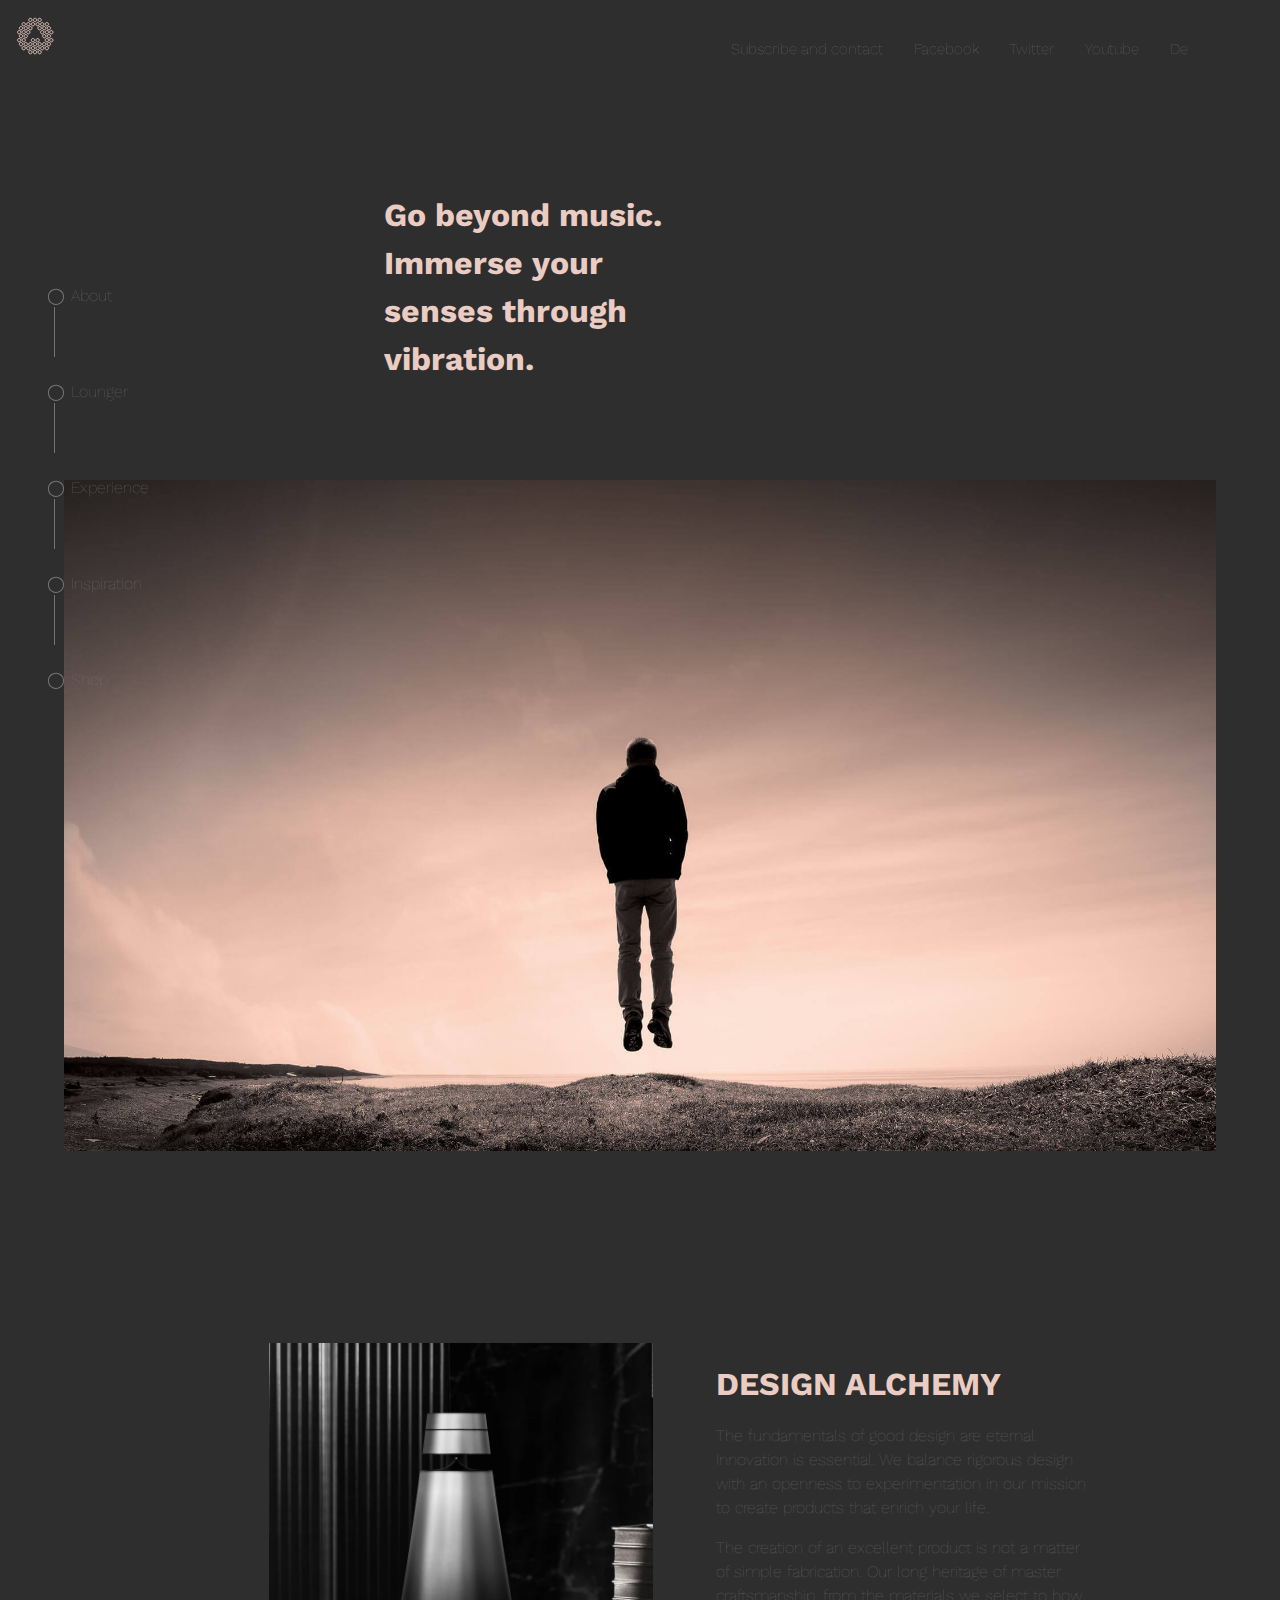
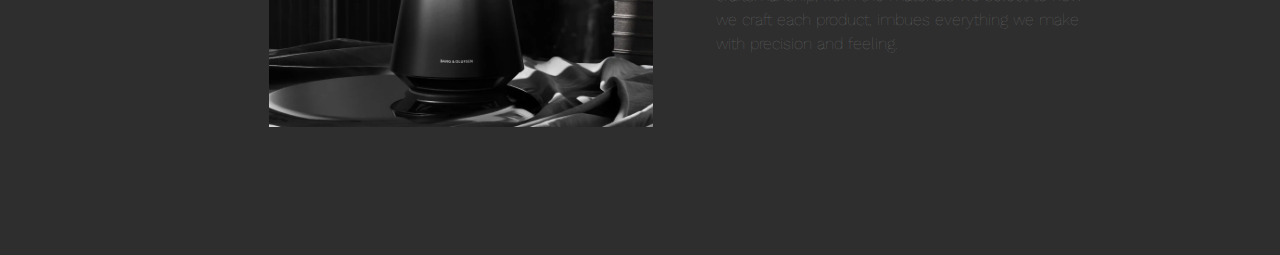
<file: index.html>
<!DOCTYPE html>
<html lang="en">

<head>
    <meta charset="UTF-8">
    <meta http-equiv="X-UA-Compatible" content="IE=edge">
    <meta name="viewport" content="width=device-width, initial-scale=1.0">
    <title>Document</title>
    <link rel="stylesheet" href="./assets/css/style.css">
</head>

<body>

    <!-- HEADER -->
    <header>
        <a href="./index.html"><img src="./assets/img/logo.svg" alt="" class="logo"></a>
        <nav class="nav1">
            <ul>
                <li><a href="./newsletter.html">Subscribe and contact</a></li>
                <li><a href="#">Facebook</a></li>
                <li><a href="#">Twitter</a></li>
                <li><a href="#">Youtube</a></li>
                <li><a href="#">De</a></li>
            </ul>
        </nav>

        <h1>Go beyond music. Immerse your senses through vibration.</h1>

        <nav class="nav2">
            <ul>
                <li><span>&#x25EF</span><a href="./index.html">About</a></li>
                <div class="line"></div>
                <li><span>&#x25EF</span><a href="./lounger.html">Lounger</a></li>
                <div class="line"></div>
                <li><span>&#x25EF</span><a href="./experience.html">Experience</a></li>
                <div class="line"></div>
                <li><span>&#x25EF</span><a href="./inspiration.html">Inspiration</a></li>
                <div class="line"></div>
                <li><span>&#x25EF</span><a href="./shop.html">Shop</a></li>
            </ul>
        </nav>
    </header>

    <!-- ARTICLE -->

    <article class="articleone">
        <img src="./assets/img/BS1_NYC_Home.webp" alt="">
        <div>
            <h1>DESIGN ALCHEMY </h1>
            <p>The fundamentals of good design are eternal. Innovation is essential. We balance rigorous design with an
                openness to experimentation in our mission to create products that enrich your life.</p>
            <p>The creation of an
                excellent product is not a matter of simple fabrication. Our long heritage of master craftsmanship, from
                the
                materials we select to how we craft each product, imbues everything we make with precision and feeling.
            </p>
        </div>
    </article>
</body>

</html>
</file>
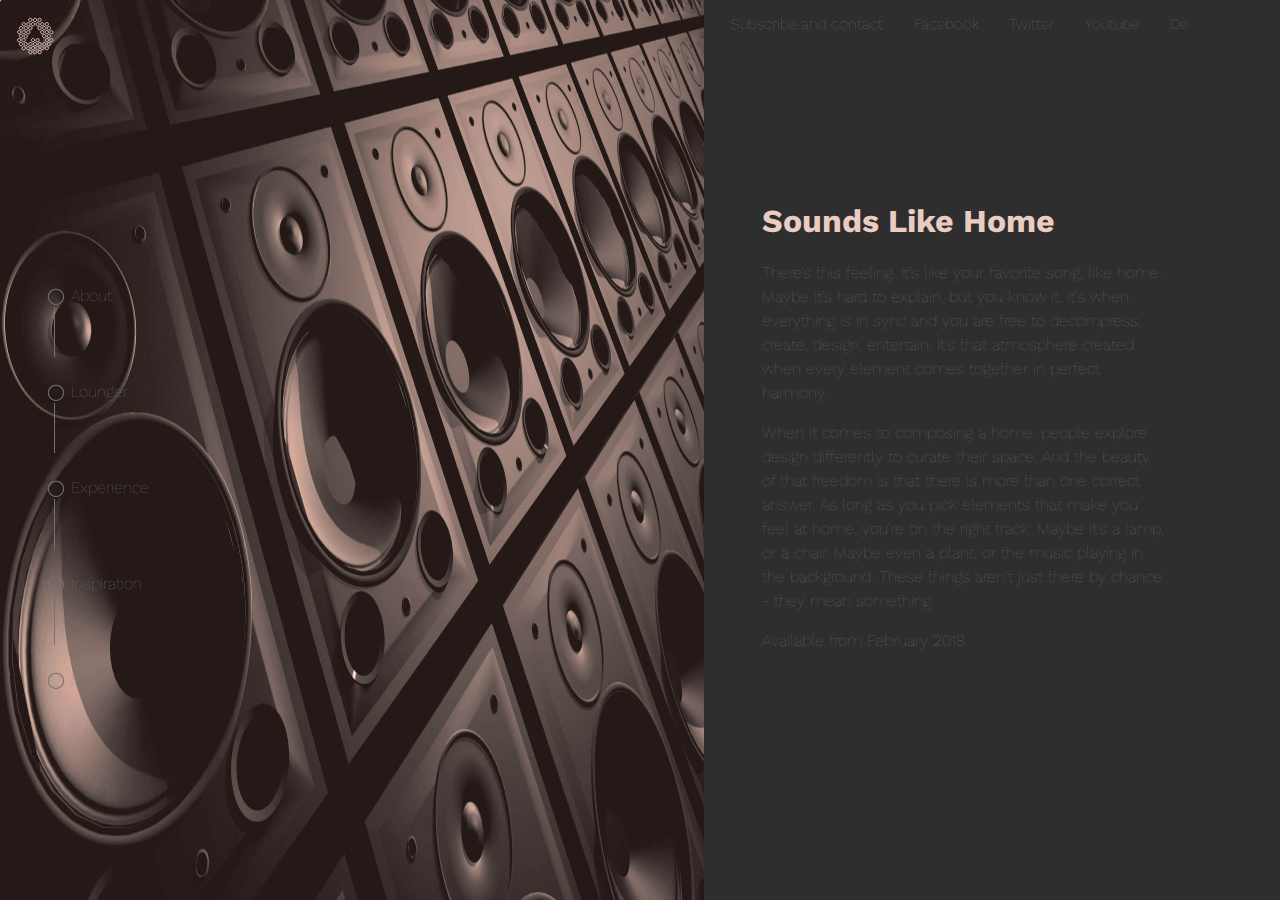
<file: experience.html>
<!DOCTYPE html>
<html lang="en">

<head>
    <meta charset="UTF-8">
    <meta http-equiv="X-UA-Compatible" content="IE=edge">
    <meta name="viewport" content="width=device-width, initial-scale=1.0">
    <title>Document</title>
    <link rel="stylesheet" href="./assets/css/style.css">
</head>

<body>

    <a href="./index.html"><img src="./assets/img/logo.svg" alt="" class="logo"></a>
    <nav class="nav1">
        <ul>
            <li><a href="./newsletter.html">Subscribe and contact</a></li>
            <li><a href="#">Facebook</a></li>
            <li><a href="#">Twitter</a></li>
            <li><a href="#">Youtube</a></li>
            <li><a href="#">De</a></li>
        </ul>
    </nav>

    <nav class="nav2">
        <ul>
            <li><span>&#x25EF</span><a href="./index.html">About</a></li>
            <div class="line"></div>
            <li><span>&#x25EF</span><a href="./lounger.html">Lounger</a></li>
            <div class="line"></div>
            <li><span>&#x25EF</span><a href="./experience.html">Experience</a></li>
            <div class="line"></div>
            <li><span>&#x25EF</span><a href="./inspiration.html">Inspiration</a></li>
            <div class="line"></div>
            <li><span>&#x25EF</span><a href="./shop.html">Shop</a></li>
        </ul>
    </nav>

    <article class="les">
        <img src="./assets/img/section-experience-1.jpg" alt="">
        <div class="lounger">
            <h1>Sounds Like Home </h1>
            <p>There’s this feeling. It’s like your favorite song; like home. Maybe it’s hard to explain, but you know
                it. It’s when everything is in sync and you are free to decompress, create, design, entertain. It’s that
                atmosphere created when every element comes together in perfect harmony. </p>
            <p>When it comes to composing a home, people explore design differently to curate their space. And the
                beauty of that freedom is that there is more than one correct answer. As long as you pick elements that
                make you feel at home, you’re on the right track. Maybe it’s a lamp, or a chair. Maybe even a plant, or
                the music playing in the background. These things aren’t just there by chance - they mean something.
            </p>
            <p>Available from February 2018</p>
        </div>
    </article>

</body>

</html>
</file>
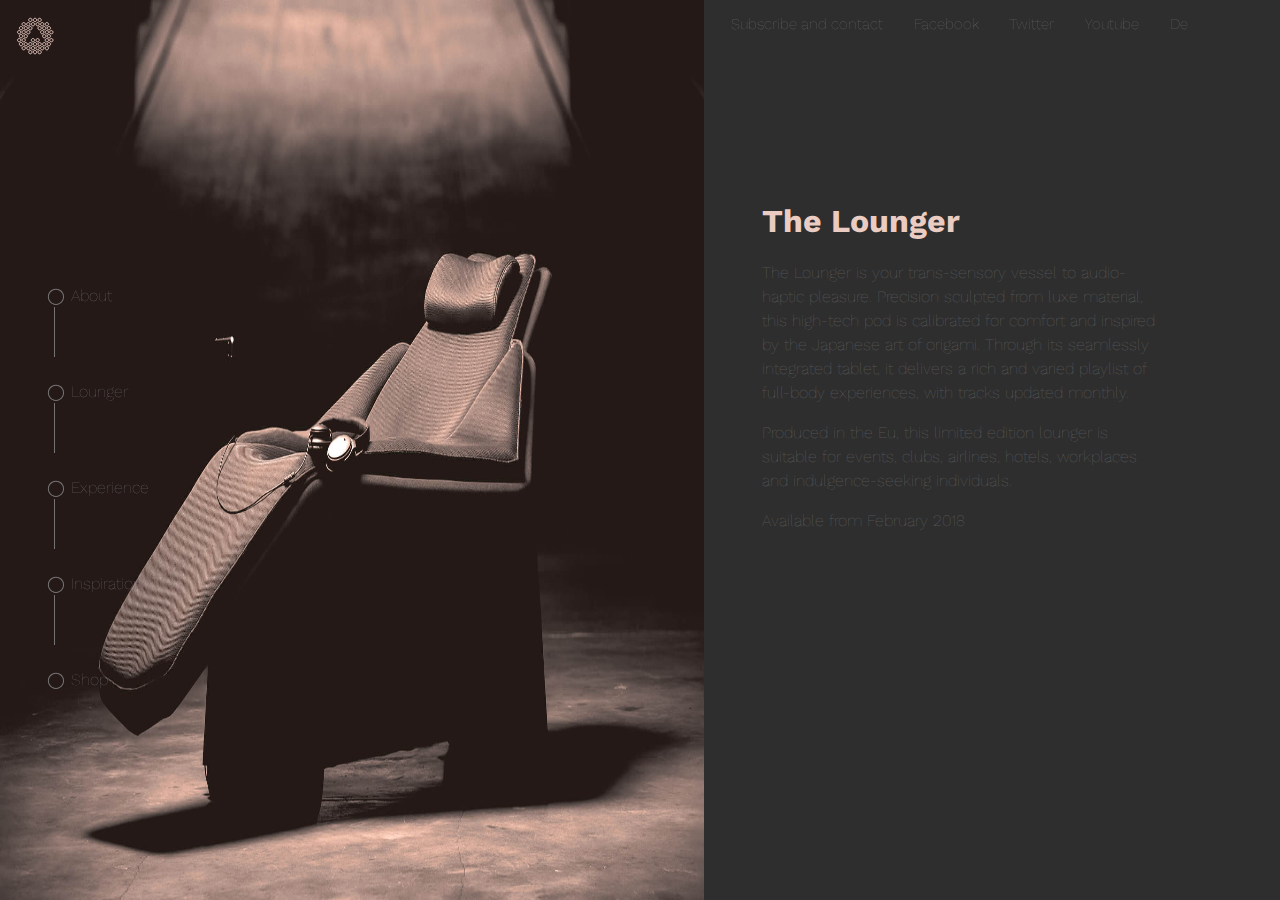
<file: lounger.html>
<!DOCTYPE html>
<html lang="en">

<head>
    <meta charset="UTF-8">
    <meta http-equiv="X-UA-Compatible" content="IE=edge">
    <meta name="viewport" content="width=device-width, initial-scale=1.0">
    <title>Document</title>
    <link rel="stylesheet" href="./assets/css/style.css">
</head>

<body>

    <a href="./index.html"><img src="./assets/img/logo.svg" alt="" class="logo"></a>
    <nav class="nav1">
        <ul>
            <li><a href="./newsletter.html">Subscribe and contact</a></li>
            <li><a href="#">Facebook</a></li>
            <li><a href="#">Twitter</a></li>
            <li><a href="#">Youtube</a></li>
            <li><a href="#">De</a></li>
        </ul>
    </nav>

    <nav class="nav2">
        <ul>
            <li><span>&#x25EF</span><a href="./index.html">About</a></li>
            <div class="line"></div>
            <li><span>&#x25EF</span><a href="./lounger.html">Lounger</a></li>
            <div class="line"></div>
            <li><span>&#x25EF</span><a href="./experience.html">Experience</a></li>
            <div class="line"></div>
            <li><span>&#x25EF</span><a href="./inspiration.html">Inspiration</a></li>
            <div class="line"></div>
            <li><span>&#x25EF</span><a href="./shop.html">Shop</a></li>
        </ul>
    </nav>

    <article class="les">
        <img src="./assets/img/section-voyager.jpg" alt="">
        <div class="lounger">
            <h1>The Lounger </h1>
            <p>The Lounger is your trans-sensory vessel to audio-haptic pleasure. Precision sculpted from luxe material,
                this high-tech pod is calibrated for comfort and inspired by the Japanese art of origami. Through its
                seamlessly integrated tablet, it delivers a rich and varied playlist of full-body experiences, with
                tracks updated monthly. </p>
            <p>Produced in the Eu, this limited edition lounger is suitable for events, clubs, airlines, hotels,
                workplaces and indulgence-seeking individuals.
            </p>
            <p>Available from February 2018</p>
        </div>
    </article>

</body>

</html>
</file>
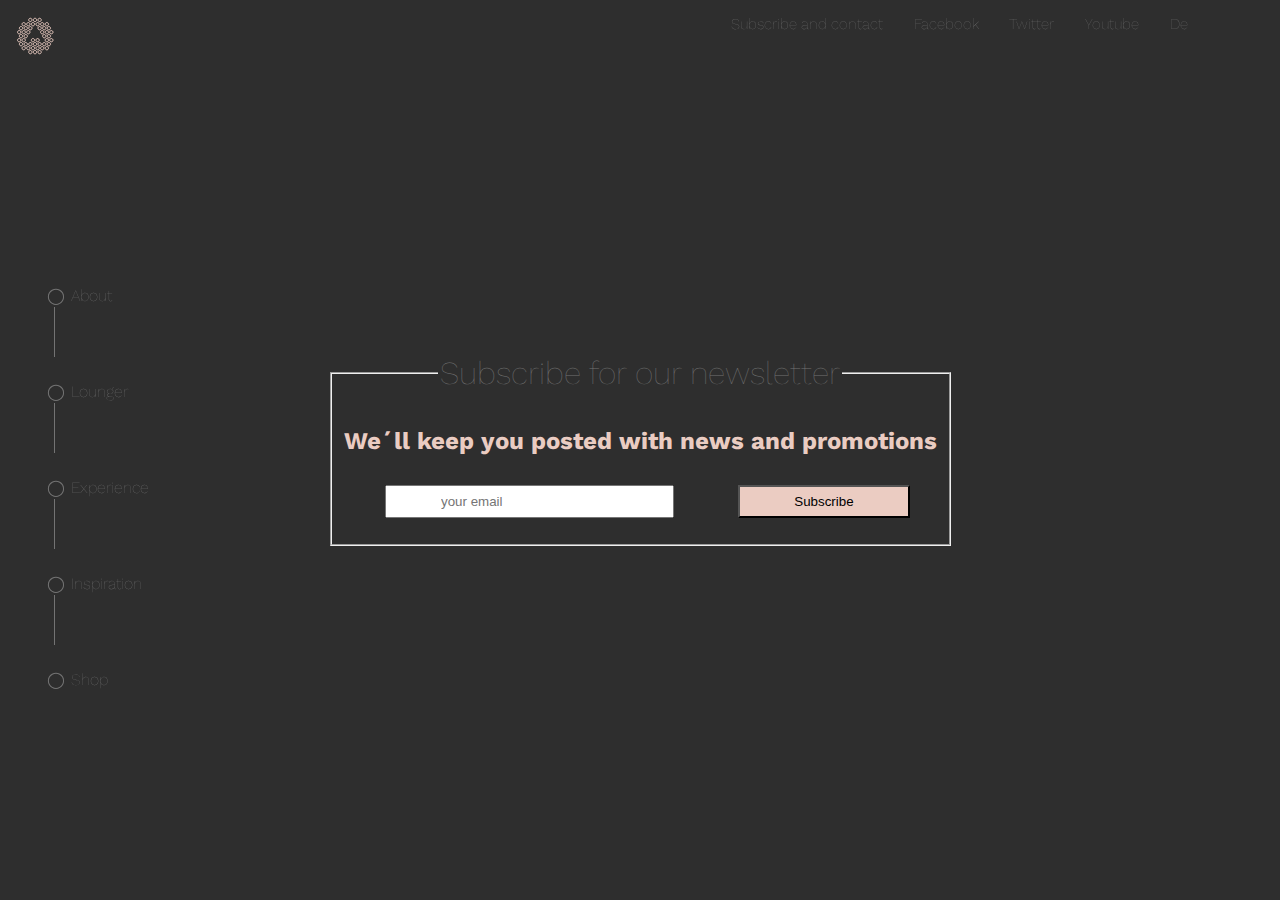
<file: newsletter.html>
<!DOCTYPE html>
<html lang="en">

<head>
    <meta charset="UTF-8">
    <meta http-equiv="X-UA-Compatible" content="IE=edge">
    <meta name="viewport" content="width=device-width, initial-scale=1.0">
    <title>Document</title>
    <link rel="stylesheet" href="./assets/css/style.css">
</head>

<body>

    <a href="./index.html"><img src="./assets/img/logo.svg" alt="" class="logo"></a>
    <nav class="nav1">
        <ul>
            <li><a href="./newsletter.html">Subscribe and contact</a></li>
            <li><a href="#">Facebook</a></li>
            <li><a href="#">Twitter</a></li>
            <li><a href="#">Youtube</a></li>
            <li><a href="#">De</a></li>
        </ul>
    </nav>

    <nav class="nav2">
        <ul>
            <li><span>&#x25EF</span><a href="./index.html">About</a></li>
            <div class="line"></div>
            <li><span>&#x25EF</span><a href="./lounger.html">Lounger</a></li>
            <div class="line"></div>
            <li><span>&#x25EF</span><a href="./experience.html">Experience</a></li>
            <div class="line"></div>
            <li><span>&#x25EF</span><a href="./inspiration.html">Inspiration</a></li>
            <div class="line"></div>
            <li><span>&#x25EF</span><a href="./shop.html">Shop</a></li>
        </ul>
    </nav>

    <div class="subscribe">
        <fieldset class="newsletter">
            <legend for="">Subscribe for our newsletter</legend>
            <h2>We´ll keep you posted with news and promotions</h2>
            <input type="text" name="" id="input" placeholder="your email">
            <button id="button" onclick="klickmich()">Subscribe</button>
            <p id="thankyou"></p>
        </fieldset>
    </div>

    <script src="./assets/js/main.js"></script>
</body>

</html>
</file>
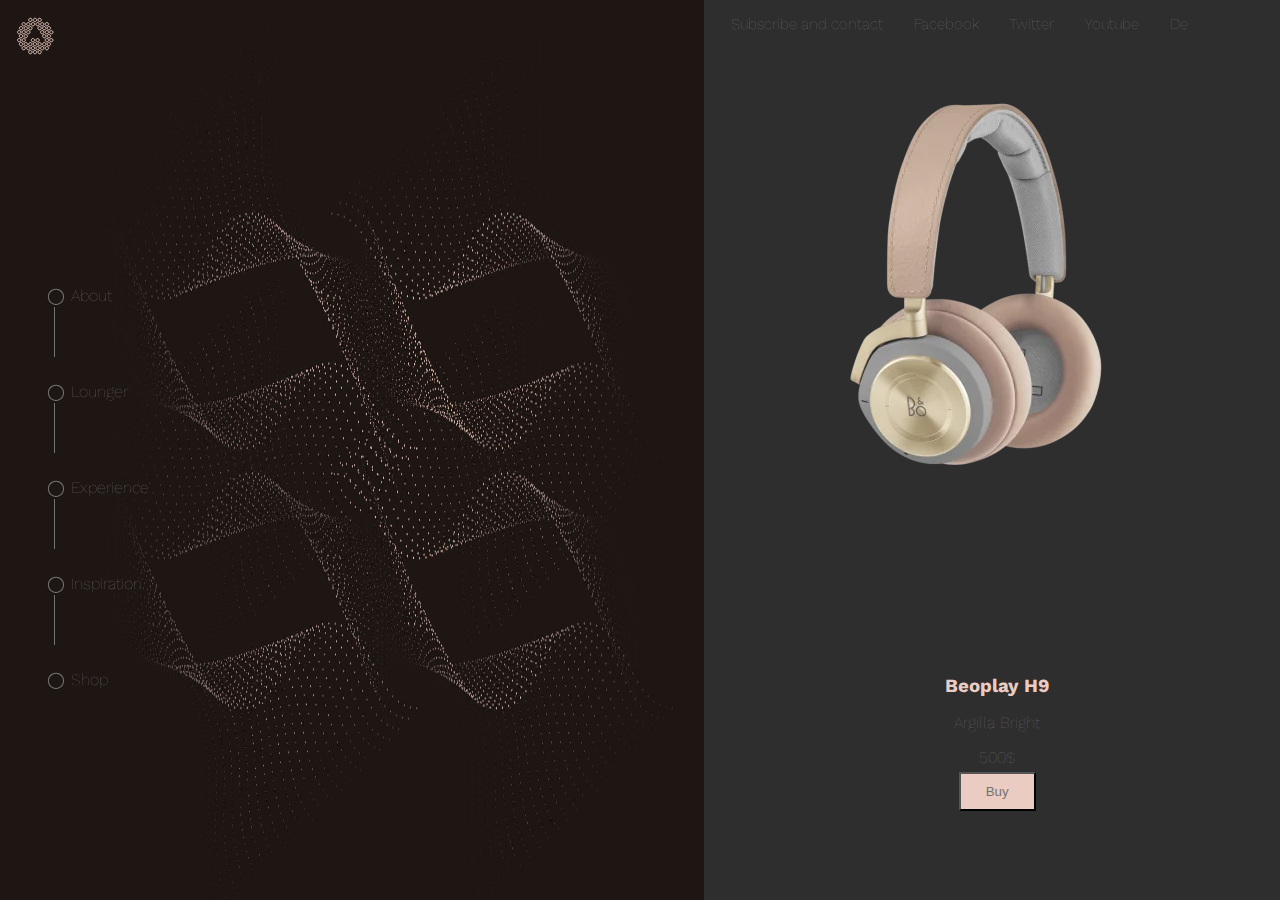
<file: shop.html>
<!DOCTYPE html>
<html lang="en">

<head>
    <meta charset="UTF-8">
    <meta http-equiv="X-UA-Compatible" content="IE=edge">
    <meta name="viewport" content="width=device-width, initial-scale=1.0">
    <title>Document</title>
    <link rel="stylesheet" href="./assets/css/style.css">
</head>

<body>

    <a href="./index.html"><img src="./assets/img/logo.svg" alt="" class="logo"></a>
    <nav class="nav1">
        <ul>
            <li><a href="./newsletter.html">Subscribe and contact</a></li>
            <li><a href="#">Facebook</a></li>
            <li><a href="#">Twitter</a></li>
            <li><a href="#">Youtube</a></li>
            <li><a href="#">De</a></li>
        </ul>
    </nav>

    <nav class="nav2">
        <ul>
            <li><span>&#x25EF</span><a href="./index.html">About</a></li>
            <div class="line"></div>
            <li><span>&#x25EF</span><a href="./lounger.html">Lounger</a></li>
            <div class="line"></div>
            <li><span>&#x25EF</span><a href="./experience.html">Experience</a></li>
            <div class="line"></div>
            <li><span>&#x25EF</span><a href="./inspiration.html">Inspiration</a></li>
            <div class="line"></div>
            <li><span>&#x25EF</span><a href="./shop.html">Shop</a></li>
        </ul>
    </nav>

    <article class="les">
        <img class="soundwaves" src="./assets/img/section-composition4.jpg" alt="">
    </article>

    <img class="headphones" src="./assets/img/h9-argilla-bright-hero-1000x1000.webp" alt="">
    <div class="price">
        <h3>Beoplay H9</h3>
        <p>Argilla Bright</p>
        <p>500$</p>
        <button> <a href="#"> Buy</button></a>
    </div>


</body>

</html>
</file>
<file: assets/css/style.css>
/* font-family: 'Work Sans', sans-serif;

Farben: #2e2e2e / #867772 / rgb(234, 204, 194) / #ebccc2 / #fff / rgb(115, 115, 115) */

@import url('https://fonts.googleapis.com/css2?family=Work+Sans:wght@300&display=swap');


body{
    margin: 0;
    font-family:'Work Sans', sans-serif;
    font-weight: lighter;
    background-color: #2e2e2e;
}

h1, h2{
    color: rgb(234, 204, 194);
}

body a, p, li{
    color:rgb(115, 115, 115);
}

/* HEADER */

header{
    background: url(../img/section-about-1.jpg) center/contain no-repeat; 
    background-position-y: 30em;
    padding-bottom: 60%;
    background-size: 90%;
    position: relative;
    padding-top: 25px;
}

.nav1{
    display: inline-block;
    padding-left: 54%;
    min-width: 51%;
    position: fixed;
    
}

.nav1 ul{
    list-style: none;
    font-size: 15px;
} 

.nav1 ul:first-child{
    display: flex;
}

.nav1 ul li{
    margin-right: 5%;
}

header h1{
    width: 25%;
    margin: 7% 0 0 30%;
    padding-top: 6%;
    line-height: 1.5em;
}

.nav2{
    position: absolute;
    top: 30%;
    position: fixed;
}
.nav2 ul li{
    padding-bottom: 90%;
    list-style: none;
}

.nav2 span{
    margin: 0px 7%;
}

.line{
    border-left: 1px solid rgb(115, 115, 115);
    min-height: 50px;
    margin: -88% 0 26% 15%;
}

a{
    text-decoration: none;
}

a:hover{
    color:#fff;
    text-decoration: underline;
    transition: 2s;   
}

li:hover span{
    border: 1px solid #fff;
    border-radius: 50%;
    padding: 3% 4%;
}

.nav2 ul li a:visited span {
    border: 1px solid rgb(115, 115, 115);
    border-radius: 50%;
    padding: 0% 3%;
}

.logo{
    position: absolute;
    margin: 17px;
    position: fixed;
    top: 0;
}

/* DESIGN ALCHEMY */

article{
    display: flex;
    padding: 15% 0 10% 0;
}

article img{
    width: 30%;
    margin-left: 21%;
}

article p{
    width: 60%;
    margin-left: 10%;
    line-height: 1.5em;
}

article h1{
    min-width: 41%;
    font-size: 2em;
    text-align: left;
    margin-left: 10%;
}

/* LOUNGER, EXPERIENCE, SHOP*/

.les img{
    width: 55%;
    margin: 0;
    min-height: 100vh;
}

.les{
    padding: 0;
}

.les h1{
    margin-top: 35%;
    width: 60%;
}

.les p{
    width: 70%;
}

/* INSPIRATION */

.video{
    width: 80%;
    margin: auto;
}


.articlefour{
    display: inline-block;
    padding-top: 0;
    padding-bottom: 5%;
    margin-right: 68%;
}

.articlefour h1{
    width: 114%;
    margin-left: 57%;
}

.articlefour h2{
    margin-left: 57%;
    width: 114%;
}

.sdc{
    display: flex;
    margin-left: 53%;
}

.sdc p{
    border: 1px solid rgb(234, 204, 194);
    padding: 4px 30px;
    margin-right: -14px;
}

.define{
    margin-left: 58%;
    min-width: 70%;
}

.articlefive{
    padding: 0;
    margin-right: 12%;
}

.articlefive div h1, h2{
    margin-left: 5%;
    width: 100%;
}

.articlefive div p{
    margin-left: 5%;
    width: 50%;
}

.articlesix{
    padding-top: 0;
}

/* articlesix h1, h2, p zusammenfügen, funktioniert nicht. 
Auch bei den anderen Projekten konnte ich das nie zusammenfügen. 
Ich hab nicht herausgefunden warum es nicht geht. Vielleicht kannst Du mir da eine Rückmeldung geben. */

.articlesix h1{
    margin-left: 43%;
    width: 47%;
}

.articlesix h2{
    margin-left: 43%;
    margin-top: 80px;
}

.articlesix p{
    margin-left: 43%;
}

.articlesix img{
    margin-right: 25%;
    margin-left: 34px;
}

/* SHOP */
.headphones{
    position: absolute;
    top: 5%;
    right: 5%;
}

.price{
    position: absolute;
    right: 18%;
    top: 75%;
    color: #ebccc2;
    text-align: center;   
}

.price p{
    margin-bottom: 5px;
}

.price h3{
    display: inline-block;
    margin: 0;
}

.price button{
    background-color: #ebccc2;
    padding: 10px 25px;
}

.price button a:hover{
    text-decoration: none;
}

/* NEWSLETTER */

.subscribe{
    display: flex;
    justify-content: center;
    min-height: 100vh;
    align-items: center;
}

legend{
    text-align: center;
    font-size: 2em;
    color:rgb(115, 115, 115) ;
}

.subscribe .newsletter h2{
    margin: auto;
    padding: 5% 0;
}

#input{
    padding: 7px 54px;
    margin-left: 7%;
}

#button{
    padding: 7px 54px;
    margin-left: 10%;
    background-color: #ebccc2;
}

.thankyou{
    color: green;
    text-align: center;
    font-size: 2em;
    transition: 1s;
}

.please{
    color: red;
    text-align: center;
    font-size: 2em;
    transition: 1s;
}

/* Liebe Franzi! Ich habe leider zu spät gesehen, dass ich alle article ein bisschen mehr hätte zusammenfassen können. 
Da ich den ersten article aber nicht mit der klasse angesprochen habe musste ich alle anderen article anpassen. Das ist mir nun
auch bewusst, ich hatte nur leider nicht mehr die Zeit alles zu ändern. Nächstes Mal mache ich das bestimmt besser :-) */
</file>
